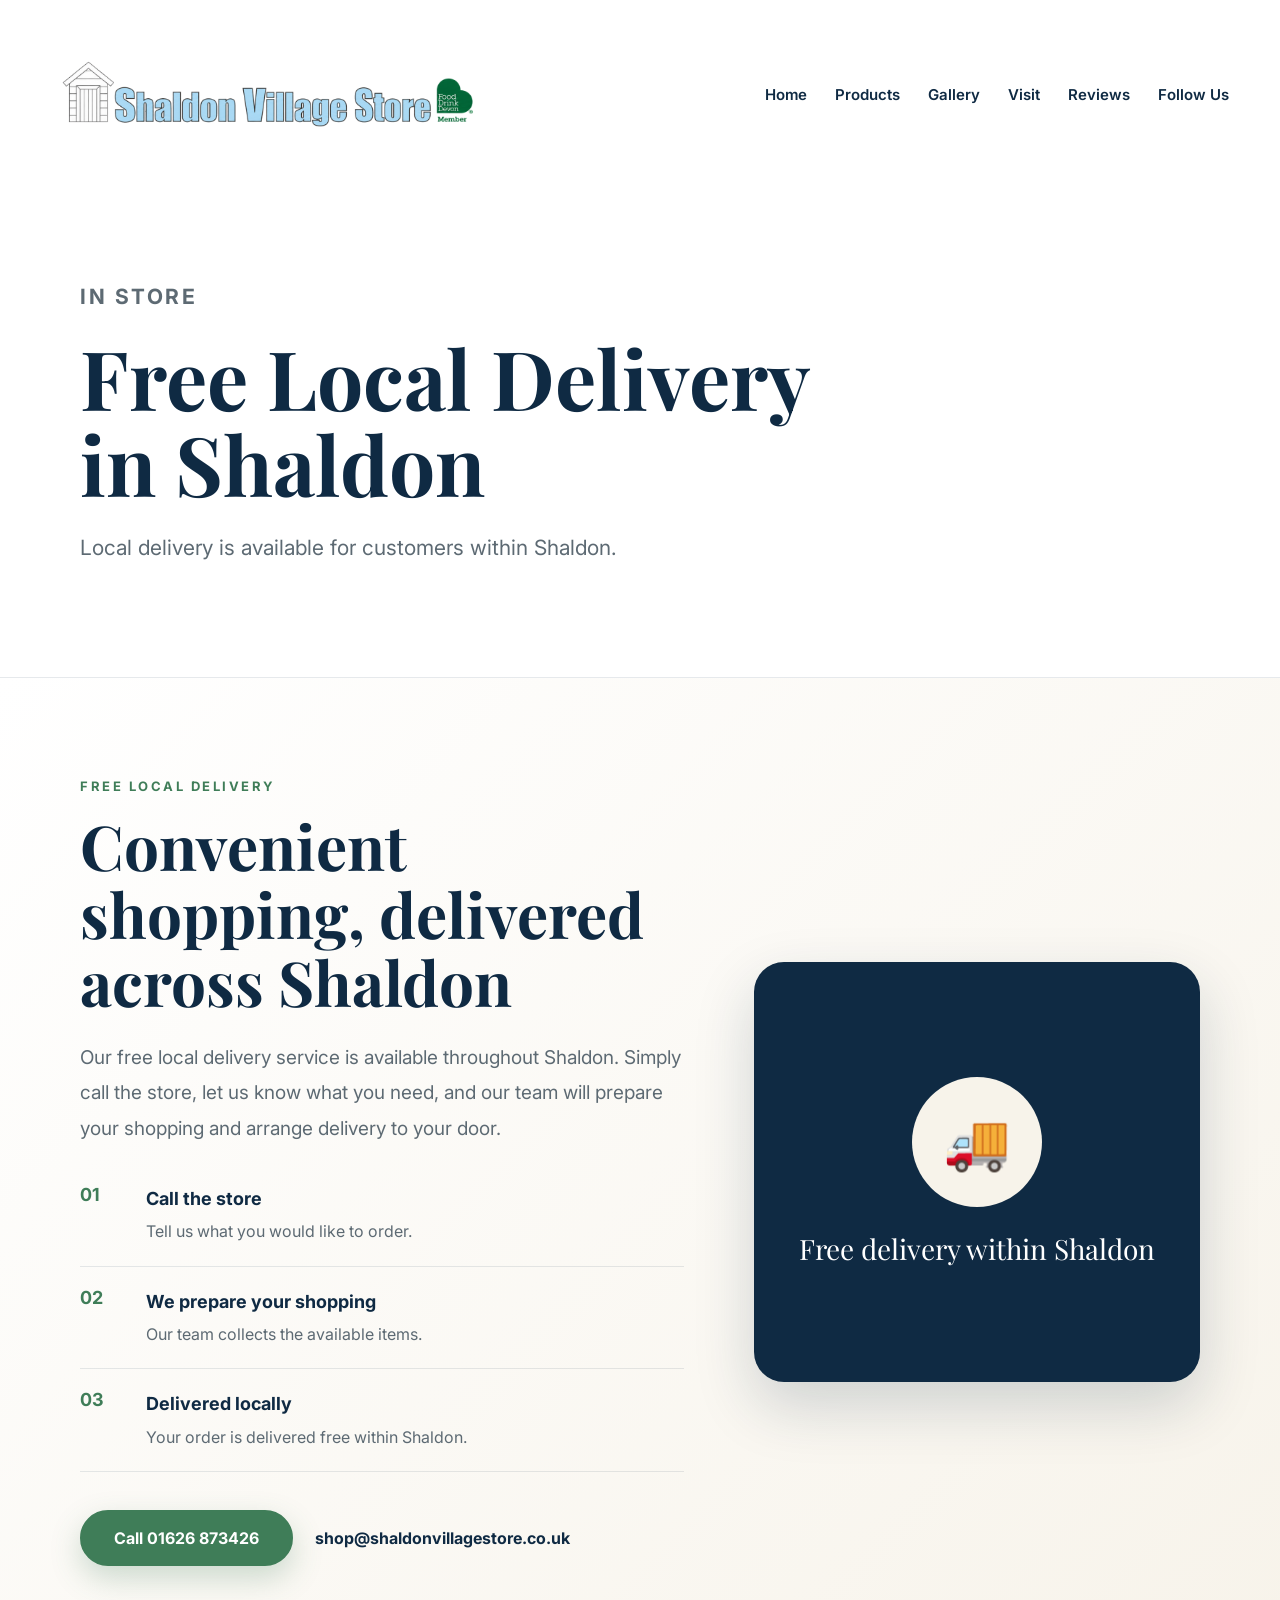
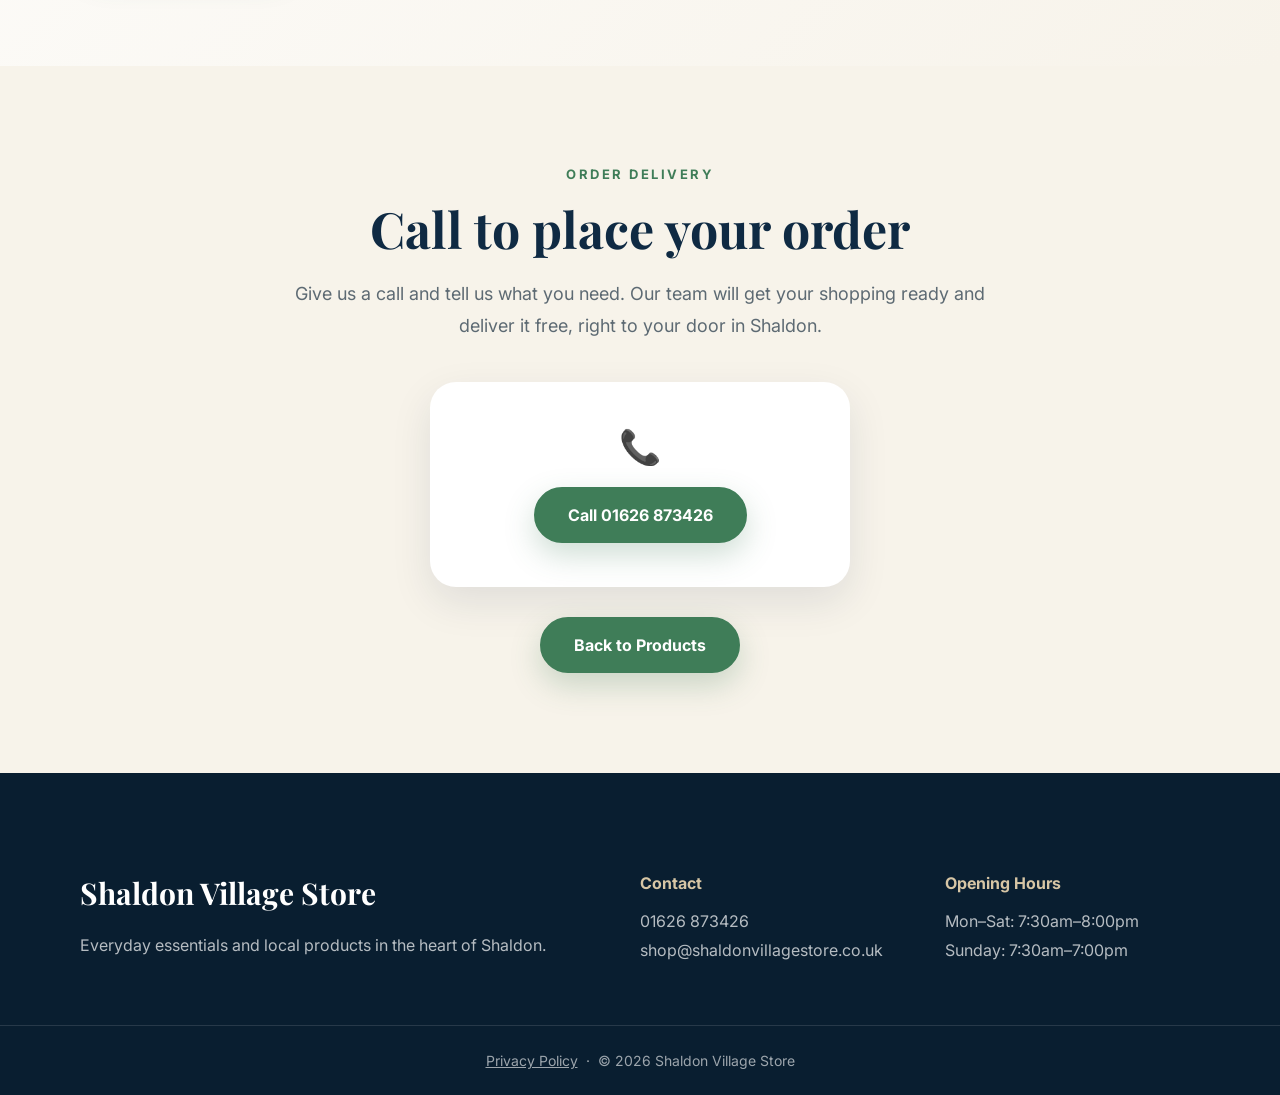
<file: delivery.html>
<!DOCTYPE html>
<html lang="en">
<head>
  <meta charset="UTF-8">
  <meta name="viewport" content="width=device-width, initial-scale=1.0">
  <title>Free Local Delivery | Shaldon Village Store</title>
  <meta name="description" content="Free local delivery within Shaldon from Shaldon Village Store - call 01626 873426 to arrange your order.">
  <meta property="og:type" content="website">
  <meta property="og:title" content="Free Local Delivery | Shaldon Village Store">
  <meta property="og:description" content="Free local delivery within Shaldon from Shaldon Village Store - call 01626 873426 to arrange your order.">
  <meta property="og:url" content="https://oliverrowbury.github.io/Shaldon-Village-Store/delivery.html">
  <meta property="og:image" content="https://oliverrowbury.github.io/Shaldon-Village-Store/logo.png">
  <meta name="twitter:card" content="summary_large_image">
  <meta name="twitter:title" content="Free Local Delivery | Shaldon Village Store">
  <meta name="twitter:description" content="Free local delivery within Shaldon from Shaldon Village Store - call 01626 873426 to arrange your order.">
  <meta name="twitter:image" content="https://oliverrowbury.github.io/Shaldon-Village-Store/logo.png">
  <link rel="icon" type="image/png" href="logo-transparent.png">
  <link rel="stylesheet" href="style.css">
</head>

<body>

<header class="page-header">
  <nav class="navbar">
    <a class="brand" href="index.html">
      <img src="logo-transparent.png" alt="Shaldon Village Store">
    </a>

    <div class="nav-links">
      <a href="index.html">Home</a>
      <a href="index.html#products">Products</a>
      <a href="index.html#gallery">Gallery</a>
      <a href="index.html#visit">Visit</a>
      <a href="index.html#reviews">Reviews</a>
      <a href="index.html#follow">Follow Us</a>
    </div>
  </nav>

  <div class="page-header-content">
    <p class="eyebrow">In store</p>
    <h1>Free Local Delivery in Shaldon</h1>
    <p>Local delivery is available for customers within Shaldon.</p>
  </div>
</header>

<main>

  <section class="delivery-page">
    <div class="container delivery-layout">

      <div class="delivery-copy">
        <p class="section-label">Free local delivery</p>

        <h2>Convenient shopping, delivered across Shaldon</h2>

        <p>
          Our free local delivery service is available throughout Shaldon.
          Simply call the store, let us know what you need, and our team will
          prepare your shopping and arrange delivery to your door.
        </p>
        <div class="delivery-list">
          <div>
            <span>01</span>
            <p><strong>Call the store</strong><br>Tell us what you would like to order.</p>
          </div>

          <div>
            <span>02</span>
            <p><strong>We prepare your shopping</strong><br>Our team collects the available items.</p>
          </div>

          <div>
            <span>03</span>
            <p><strong>Delivered locally</strong><br>Your order is delivered free within Shaldon.</p>
          </div>
        </div>

        <div class="delivery-buttons">
          <a class="button" href="tel:01626873426">Call 01626 873426</a>

          <a class="text-link" href="mailto:shop@shaldonvillagestore.co.uk">
            shop@shaldonvillagestore.co.uk
          </a>
        </div>
      </div>

      <div class="delivery-visual">
        <div class="delivery-circle">🚚</div>
        <p>Free delivery within Shaldon</p>
      </div>

    </div>
  </section>

  <section class="order-section" id="order">
    <div class="container order-container">

      <p class="section-label">Order delivery</p>
      <h2>Call to place your order</h2>
      <p class="order-intro">
        Give us a call and tell us what you need. Our team will get your
        shopping ready and deliver it free, right to your door in Shaldon.
      </p>

      <div class="order-call-card">
        <span class="order-option-icon">📞</span>
        <a class="button" href="tel:01626873426">Call 01626 873426</a>
      </div>

      <a class="button" href="index.html#products" style="margin-top: 30px;">Back to Products</a>

    </div>
  </section>

</main>

<footer class="footer">
  <div class="container footer-grid">
    <div>
      <h3>Shaldon Village Store</h3>
      <p>Everyday essentials and local products in the heart of Shaldon.</p>
    </div>

    <div>
      <h4>Contact</h4>
      <p>
        01626 873426<br>
        shop@shaldonvillagestore.co.uk
      </p>
    </div>

    <div>
      <h4>Opening Hours</h4>
      <p>
        Mon–Sat: 7:30am–8:00pm<br>
        Sunday: 7:30am–7:00pm
      </p>
    </div>
  </div>

  <div class="footer-bottom">
    <p><a href="privacy.html">Privacy Policy</a> &nbsp;·&nbsp; © 2026 Shaldon Village Store</p>
  </div>
</footer>
</body>
</html>
</file>
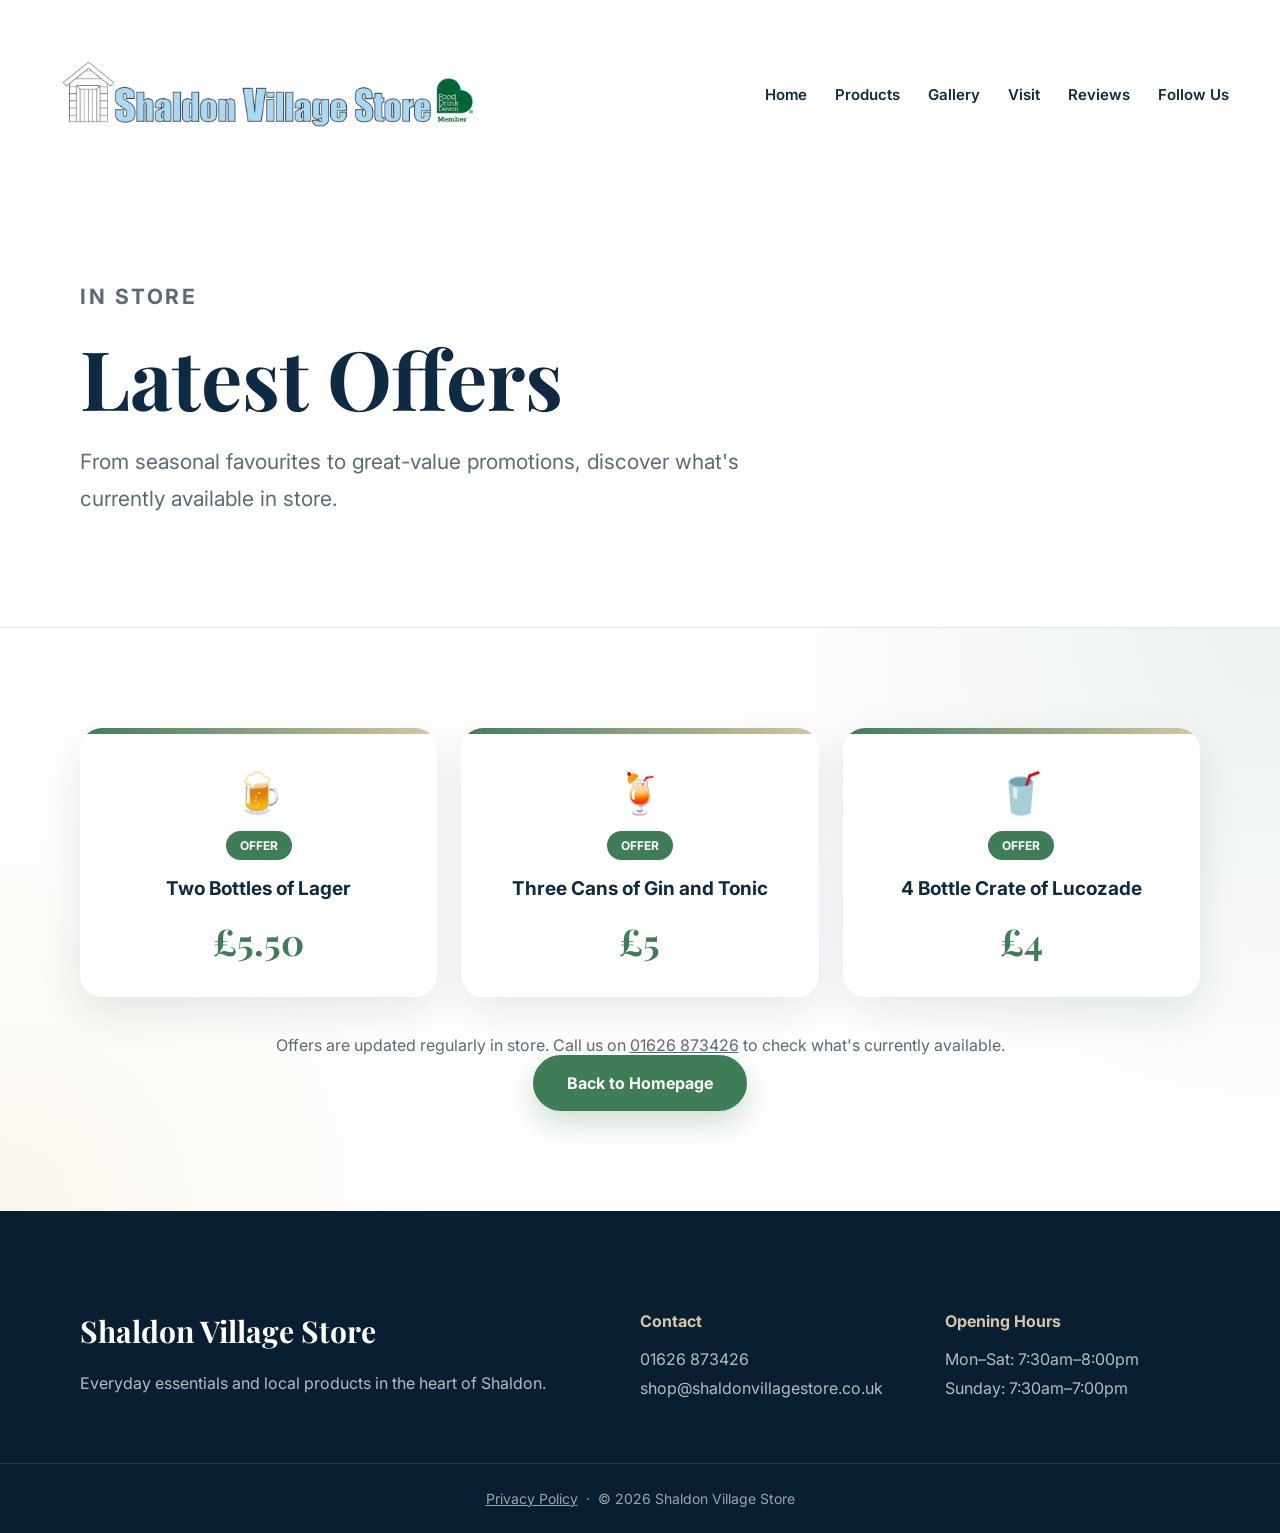
<file: offers.html>
<!DOCTYPE html>
<html lang="en">
<head>
  <meta charset="UTF-8">
  <meta name="viewport" content="width=device-width, initial-scale=1.0">
  <title>Latest Offers | Shaldon Village Store</title>
  <meta name="description" content="See the latest offers and promotions available in store at Shaldon Village Store, 11 Fore Street, Shaldon.">
  <meta property="og:type" content="website">
  <meta property="og:title" content="Latest Offers | Shaldon Village Store">
  <meta property="og:description" content="See the latest offers and promotions available in store at Shaldon Village Store, 11 Fore Street, Shaldon.">
  <meta property="og:url" content="https://oliverrowbury.github.io/Shaldon-Village-Store/offers.html">
  <meta property="og:image" content="https://oliverrowbury.github.io/Shaldon-Village-Store/logo.png">
  <meta name="twitter:card" content="summary_large_image">
  <meta name="twitter:title" content="Latest Offers | Shaldon Village Store">
  <meta name="twitter:description" content="See the latest offers and promotions available in store at Shaldon Village Store, 11 Fore Street, Shaldon.">
  <meta name="twitter:image" content="https://oliverrowbury.github.io/Shaldon-Village-Store/logo.png">
  <link rel="icon" type="image/png" href="logo-transparent.png">
  <link rel="stylesheet" href="style.css">
</head>

<body>

<header class="page-header">
  <nav class="navbar">
    <a class="brand" href="index.html">
      <img src="logo-transparent.png" alt="Shaldon Village Store">
    </a>

    <div class="nav-links">
      <a href="index.html">Home</a>
      <a href="index.html#products">Products</a>
      <a href="index.html#gallery">Gallery</a>
      <a href="index.html#visit">Visit</a>
      <a href="index.html#reviews">Reviews</a>
      <a href="index.html#follow">Follow Us</a>
    </div>
  </nav>

  <div class="page-header-content">
    <p class="eyebrow">In store</p>
    <h1>Latest Offers</h1>
    <p>From seasonal favourites to great-value promotions, discover what's currently available in store.</p>
  </div>
</header>

<main>
  <section class="offers-preview">
    <div class="container">

      <div class="offers-grid">

        <article class="offer-card">
          <span class="offer-icon">🍺</span>
          <span class="offer-badge">OFFER</span>
          <h3>Two Bottles of Lager</h3>
          <p class="offer-price">£5.50</p>
        </article>

        <article class="offer-card">
          <span class="offer-icon">🍹</span>
          <span class="offer-badge">OFFER</span>
          <h3>Three Cans of Gin and Tonic</h3>
          <p class="offer-price">£5</p>
        </article>

        <article class="offer-card">
          <span class="offer-icon">🥤</span>
          <span class="offer-badge">OFFER</span>
          <h3>4 Bottle Crate of Lucozade</h3>
          <p class="offer-price">£4</p>
        </article>

      </div>

      <p class="gallery-note">
        Offers are updated regularly in store. Call us on
        <a href="tel:01626873426">01626 873426</a> to check what's currently available.
      </p>

      <a class="button" href="index.html">Back to Homepage</a>

    </div>
  </section>
</main>

<footer class="footer">
  <div class="container footer-grid">
    <div>
      <h3>Shaldon Village Store</h3>
      <p>Everyday essentials and local products in the heart of Shaldon.</p>
    </div>

    <div>
      <h4>Contact</h4>
      <p>
        01626 873426<br>
        shop@shaldonvillagestore.co.uk
      </p>
    </div>

    <div>
      <h4>Opening Hours</h4>
      <p>
        Mon–Sat: 7:30am–8:00pm<br>
        Sunday: 7:30am–7:00pm
      </p>
    </div>
  </div>

  <div class="footer-bottom">
    <p><a href="privacy.html">Privacy Policy</a> &nbsp;·&nbsp; © 2026 Shaldon Village Store</p>
  </div>
</footer>
</body>
</html>
</file>
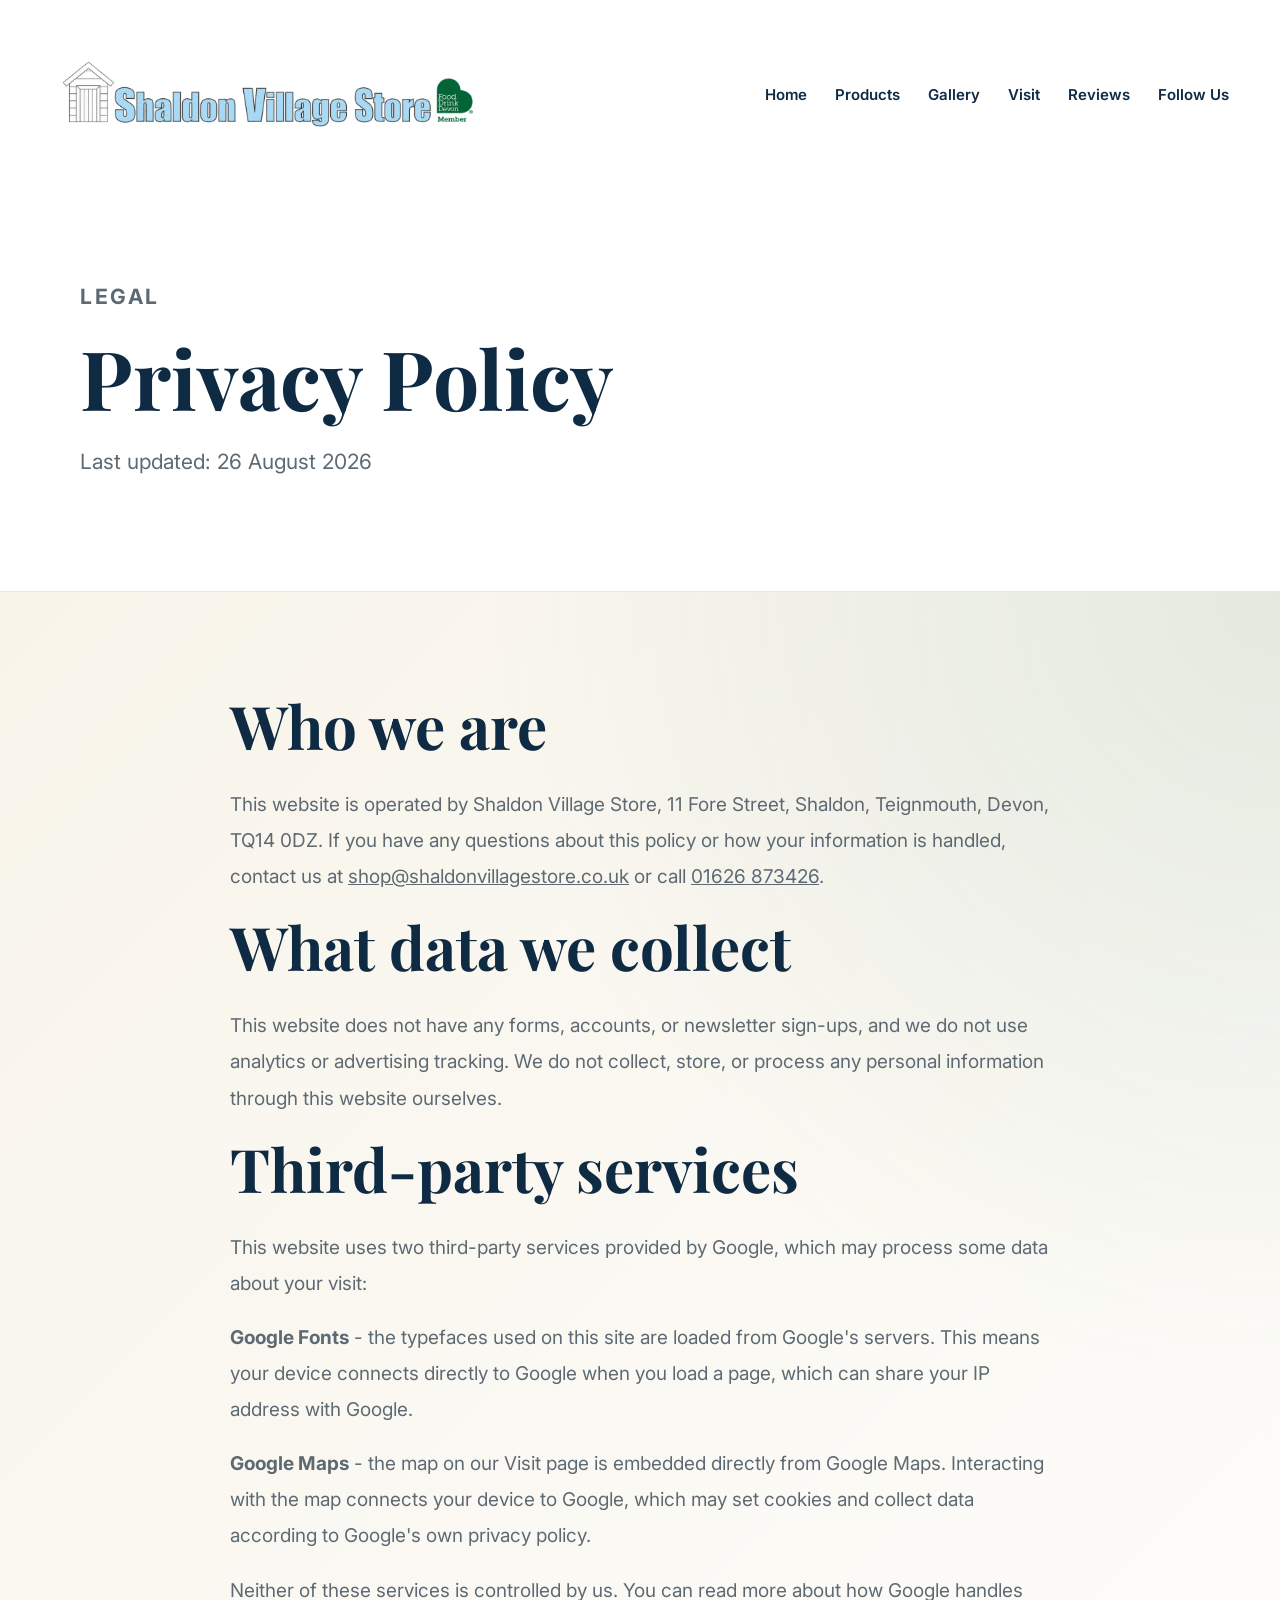
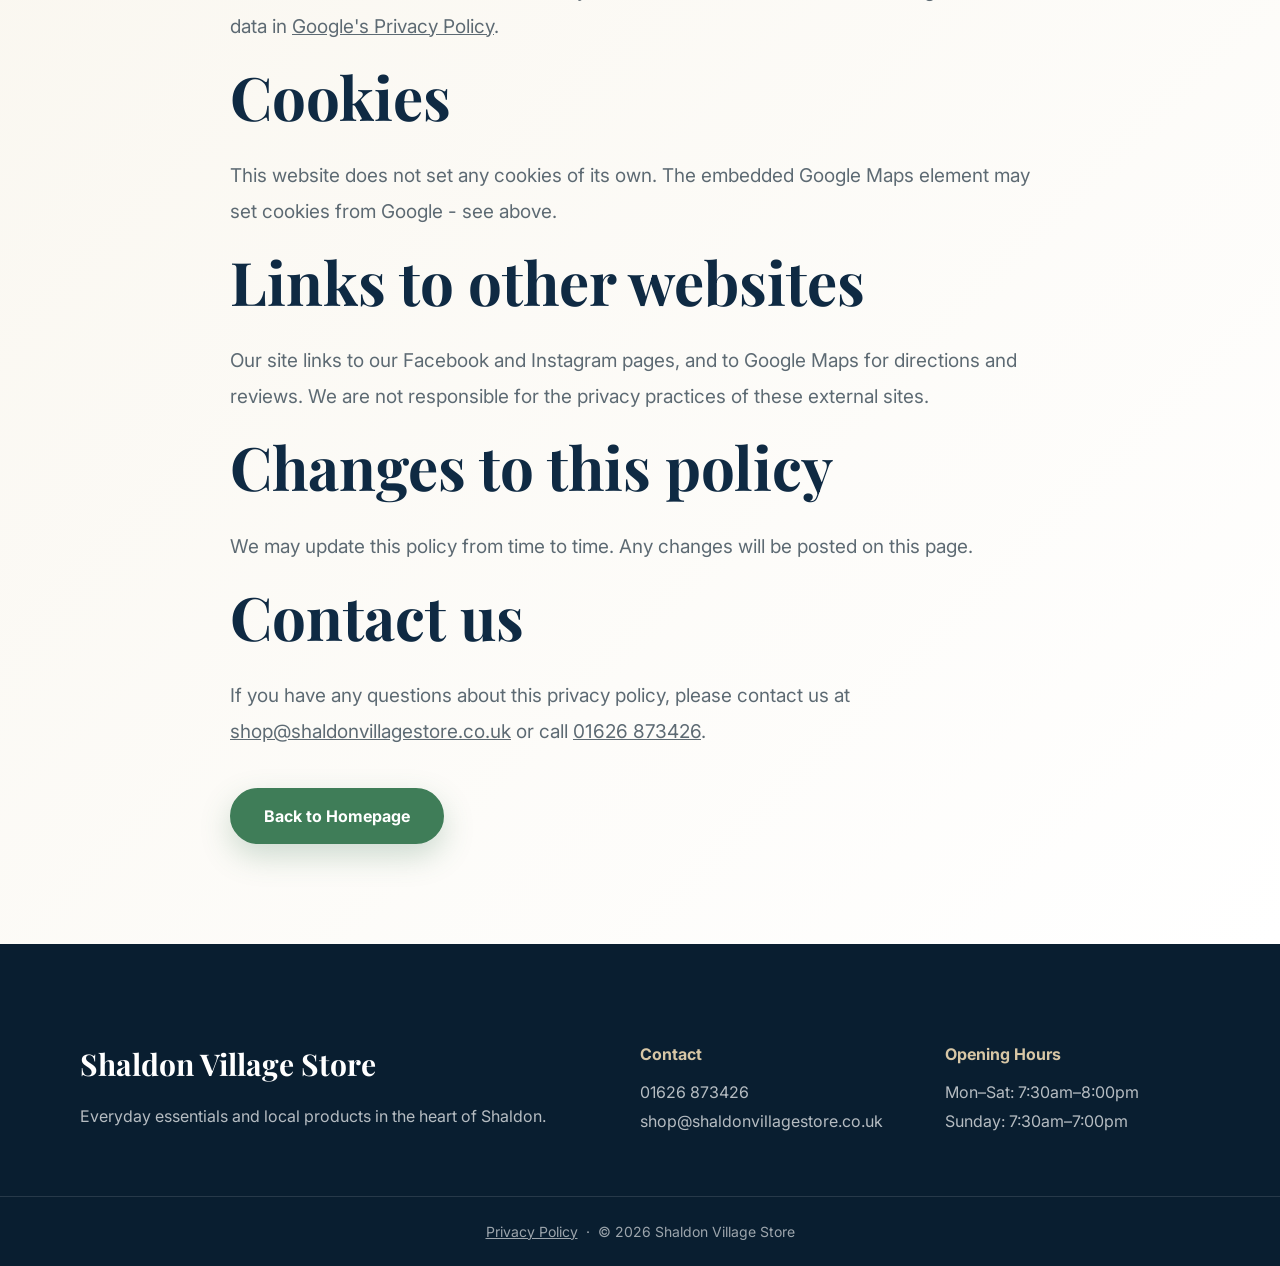
<file: privacy.html>
<!DOCTYPE html>
<html lang="en">
<head>
  <meta charset="UTF-8">
  <meta name="viewport" content="width=device-width, initial-scale=1.0">
  <title>Privacy Policy | Shaldon Village Store</title>
  <meta name="description" content="Privacy policy for the Shaldon Village Store website - what data is collected and how it is used.">
  <link rel="icon" type="image/png" href="logo-transparent.png">
  <link rel="stylesheet" href="style.css">
</head>

<body>

<header class="page-header">
  <nav class="navbar">
    <a class="brand" href="index.html">
      <img src="logo-transparent.png" alt="Shaldon Village Store">
    </a>

    <div class="nav-links">
      <a href="index.html">Home</a>
      <a href="index.html#products">Products</a>
      <a href="index.html#gallery">Gallery</a>
      <a href="index.html#visit">Visit</a>
      <a href="index.html#reviews">Reviews</a>
      <a href="index.html#follow">Follow Us</a>
    </div>
  </nav>

  <div class="page-header-content">
    <p class="eyebrow">Legal</p>
    <h1>Privacy Policy</h1>
    <p>Last updated: 26 August 2026</p>
  </div>
</header>

<main>
  <section class="about">
    <div class="container about-content" style="text-align: left; max-width: 820px;">

      <h2 style="text-align:left;">Who we are</h2>
      <p style="text-align:left;">
        This website is operated by Shaldon Village Store, 11 Fore Street,
        Shaldon, Teignmouth, Devon, TQ14 0DZ. If you have any questions about
        this policy or how your information is handled, contact us at
        <a href="mailto:shop@shaldonvillagestore.co.uk">shop@shaldonvillagestore.co.uk</a>
        or call <a href="tel:01626873426">01626 873426</a>.
      </p>

      <h2 style="text-align:left;">What data we collect</h2>
      <p style="text-align:left;">
        This website does not have any forms, accounts, or newsletter sign-ups,
        and we do not use analytics or advertising tracking. We do not
        collect, store, or process any personal information through this
        website ourselves.
      </p>

      <h2 style="text-align:left;">Third-party services</h2>
      <p style="text-align:left;">
        This website uses two third-party services provided by Google, which
        may process some data about your visit:
      </p>
      <p style="text-align:left;">
        <strong>Google Fonts</strong> - the typefaces used on this site are
        loaded from Google's servers. This means your device connects
        directly to Google when you load a page, which can share your IP
        address with Google.
      </p>
      <p style="text-align:left;">
        <strong>Google Maps</strong> - the map on our Visit page is embedded
        directly from Google Maps. Interacting with the map connects your
        device to Google, which may set cookies and collect data according
        to Google's own privacy policy.
      </p>
      <p style="text-align:left;">
        Neither of these services is controlled by us. You can read more
        about how Google handles data in
        <a href="https://policies.google.com/privacy" target="_blank" rel="noopener noreferrer">Google's Privacy Policy</a>.
      </p>

      <h2 style="text-align:left;">Cookies</h2>
      <p style="text-align:left;">
        This website does not set any cookies of its own. The embedded
        Google Maps element may set cookies from Google - see above.
      </p>

      <h2 style="text-align:left;">Links to other websites</h2>
      <p style="text-align:left;">
        Our site links to our Facebook and Instagram pages, and to Google
        Maps for directions and reviews. We are not responsible for the
        privacy practices of these external sites.
      </p>

      <h2 style="text-align:left;">Changes to this policy</h2>
      <p style="text-align:left;">
        We may update this policy from time to time. Any changes will be
        posted on this page.
      </p>

      <h2 style="text-align:left;">Contact us</h2>
      <p style="text-align:left;">
        If you have any questions about this privacy policy, please contact
        us at <a href="mailto:shop@shaldonvillagestore.co.uk">shop@shaldonvillagestore.co.uk</a>
        or call <a href="tel:01626873426">01626 873426</a>.
      </p>

      <a class="button" href="index.html" style="margin-top: 20px;">Back to Homepage</a>

    </div>
  </section>
</main>

<footer class="footer">
  <div class="container footer-grid">
    <div>
      <h3>Shaldon Village Store</h3>
      <p>Everyday essentials and local products in the heart of Shaldon.</p>
    </div>

    <div>
      <h4>Contact</h4>
      <p>
        01626 873426<br>
        shop@shaldonvillagestore.co.uk
      </p>
    </div>

    <div>
      <h4>Opening Hours</h4>
      <p>
        Mon–Sat: 7:30am–8:00pm<br>
        Sunday: 7:30am–7:00pm
      </p>
    </div>
  </div>

  <div class="footer-bottom">
    <p><a href="privacy.html">Privacy Policy</a> &nbsp;·&nbsp; © 2026 Shaldon Village Store</p>
  </div>
</footer>
</body>
</html>
</file>
<file: style.css>
@import url("https://fonts.googleapis.com/css2?family=Inter:wght@400;500;600;700&family=Playfair+Display:wght@600;700&display=swap");

:root {
  --navy: #0f2a43;
  --dark-navy: #091e30;
  --green: #3f7d58;
  --dark-green: #2f6245;
  --cream: #f7f3ea;
  --sand: #d7c6a5;
  --white: #ffffff;
  --text: #1a2730;
  --muted: #5d6a73;
}

* {
  margin: 0;
  padding: 0;
  box-sizing: border-box;
}

html {
  scroll-behavior: smooth;
}

body {
  font-family: "Inter", sans-serif;
  background: var(--cream);
  color: var(--text);
}

a {
  color: inherit;
}

.container {
  width: min(1120px, 90%);
  margin: 0 auto;
  padding: 100px 0;
}

.hero {
  min-height: 100vh;

  

  background:
    linear-gradient(rgba(7, 27, 43, 0.55), rgba(7, 27, 43, 0.78)),
    url("https://a0.muscache.com/im/pictures/miso/Hosting-15896849/original/481fa9e0-0bb5-4616-9db0-232dbd1ac3dd.jpeg");

  background-size: cover;
  background-position: center;
  background-repeat: no-repeat;
  color: var(--white);
  position: relative;
}

.navbar {
  width: min(1200px, 92%);
  margin: 0 auto;
  padding: 28px 0;
  display: flex;
  align-items: center;
  justify-content: space-between;
  gap: 30px;
}

.brand {
  font-family: "Playfair Display", serif;
  font-size: 29px;
  font-weight: 700;
  color: white;
  text-decoration: none;
}

.nav-links {
  display: flex;
  flex-wrap: wrap;
  justify-content: flex-end;
  gap: 28px;
}

.nav-links a {
  color: white;
  text-decoration: none;
  font-weight: 600;
  font-size: 15px;
  transition: color 0.25s ease;
}

.nav-links a:hover {
  color: var(--sand);
}

.hero-content {
  width: min(1120px, 90%);
  margin: 0 auto;
  padding: 150px 0 180px;
}

.eyebrow,
.section-label {
  color: var(--green);
  font-weight: 700;
  text-transform: uppercase;
  letter-spacing: 2.5px;
  font-size: 13px;
  margin-bottom: 18px;
}

.eyebrow {
  color: var(--sand);
}

.section-label-light {
  color: var(--sand);
}

.hero h1 {
  font-family: "Playfair Display", serif;
  font-size: clamp(50px, 8vw, 88px);
  line-height: 1.04;
  max-width: 920px;
  margin-bottom: 28px;
}

.hero-description {
  max-width: 700px;
  font-size: clamp(18px, 2vw, 22px);
  line-height: 1.7;
  color: rgba(255, 255, 255, 0.9);
}

.hero-buttons,
.visit-buttons {
  display: flex;
  flex-wrap: wrap;
  gap: 15px;
  margin-top: 38px;
}

.button {
  display: inline-block;
  padding: 16px 32px;
  border-radius: 999px;
  background: var(--green);
  color: white;
  text-decoration: none;
  font-weight: 700;
  border: 2px solid var(--green);
  box-shadow: 0 12px 30px rgba(63, 125, 88, 0.25);
  transition:
    transform 0.25s ease,
    background 0.25s ease,
    box-shadow 0.25s ease;
}

.button:hover {
  background: var(--dark-green);
  border-color: var(--dark-green);
  transform: translateY(-3px);
  box-shadow: 0 18px 38px rgba(63, 125, 88, 0.35);
}

.button-outline {
  background: transparent;
  border-color: rgba(255, 255, 255, 0.8);
  box-shadow: none;
}

.button-outline:hover {
  background: white;
  border-color: white;
  color: var(--navy);
}

.button-dark {
  background: var(--navy);
  border-color: var(--navy);
}

.button-dark:hover {
  background: var(--dark-navy);
  border-color: var(--dark-navy);
}

.button-cream {
  background: var(--cream);
  color: var(--navy);
  border-color: var(--cream);
  box-shadow: none;
}

.button-cream:hover {
  background: white;
  border-color: white;
}

.about {
  background:
    radial-gradient(circle at top right, rgba(63, 125, 88, 0.12), transparent 34%),
    linear-gradient(135deg, #f8f4ea, #ffffff);
}

.about-content {
  max-width: 900px;
  text-align: center;
}

.about h2,
.visit h2,
.contact h2 {
  font-family: "Playfair Display", serif;
  color: var(--navy);
  font-size: clamp(40px, 5vw, 60px);
  line-height: 1.12;
  margin-bottom: 28px;
}

.about p:not(.section-label) {
  max-width: 820px;
  margin: 0 auto 18px;
  color: var(--muted);
  font-size: 19px;
  line-height: 1.9;
}

.products {
  background: var(--navy);
  color: white;
}

.products h2,
.why-us h2 {
  font-family: "Playfair Display", serif;
  font-size: clamp(40px, 5vw, 58px);
  margin-bottom: 50px;
}

.cards {
  display: grid;
  grid-template-columns: repeat(3, 1fr);
  gap: 24px;
}

.card {
  background: rgba(255, 255, 255, 0.08);
  border: 1px solid rgba(255, 255, 255, 0.14);
  border-radius: 24px;
  padding: 34px;
  transition:
    transform 0.3s ease,
    background 0.3s ease;
}

.card:hover {
  transform: translateY(-8px);
  background: rgba(255, 255, 255, 0.13);
}

.card-icon {
  display: block;
  font-size: 38px;
  margin-bottom: 20px;
}

.card h3 {
  font-size: 22px;
  margin-bottom: 13px;
}

.card p {
  color: rgba(255, 255, 255, 0.75);
  line-height: 1.7;
}

.why-us {
  background:
    linear-gradient(rgba(10, 32, 50, 0.94), rgba(10, 32, 50, 0.94)),
    url("https://encrypted-tbn0.gstatic.com/images?q=tbn:ANd9GcRpd9HX6FQyEJAFScW2egEz916xn-OA_KV-1dq0p3o_AQ&s=10");

  background-size: cover;
  background-position: center;
  color: white;
}

.why-us .section-label,
.why-us h2 {
  text-align: center;
}

.why-grid {
  display: grid;
  grid-template-columns: repeat(4, 1fr);
  gap: 22px;
}

.why-card {
  padding: 30px 24px;
  background: rgba(255, 255, 255, 0.08);
  border: 1px solid rgba(255, 255, 255, 0.14);
  border-radius: 22px;
  text-align: center;
}

.why-card span {
  display: block;
  font-size: 37px;
  margin-bottom: 17px;
}

.why-card h3 {
  font-size: 20px;
  margin-bottom: 12px;
}

.why-card p {
  color: rgba(255, 255, 255, 0.74);
  line-height: 1.7;
}

.gallery {
  background: var(--cream);
}

.gallery .section-label,
.gallery h2 {
  text-align: center;
}

.gallery h2,
.reviews h2 {
  font-family: "Playfair Display", serif;
  font-size: clamp(40px, 5vw, 58px);
  color: var(--navy);
  margin-bottom: 48px;
}

.gallery-grid {
  display: grid;
  grid-template-columns: 2fr 1fr 1fr;
  grid-auto-rows: 280px;
  gap: 18px;
}

.gallery-item {
  border-radius: 22px;
  background-color: var(--sand);
  background-image: linear-gradient(rgba(15, 42, 67, 0.08), rgba(15, 42, 67, 0.08));
  background-size: cover;
  background-position: center;
  box-shadow: 0 15px 40px rgba(15, 42, 67, 0.14);
  transition: transform 0.3s ease;
}

.gallery-item:hover {
  transform: scale(1.02);
}

.gallery-large {
  grid-row: span 2;
}

.gallery-note {
  text-align: center;
  color: var(--muted);
  margin-top: 24px;
}

.visit {
  background: white;
}

.visit-grid {
  display: grid;
  grid-template-columns: 1fr 1fr;
  gap: 60px;
  align-items: center;
}

.visit-intro {
  color: var(--muted);
  font-size: 19px;
  line-height: 1.8;
}

.details {
  display: grid;
  gap: 22px;
  margin: 32px 0;
}

.detail {
  display: flex;
  flex-direction: column;
  gap: 7px;
}

.detail strong {
  color: var(--navy);
  font-size: 17px;
}

.detail span,
.detail a {
  color: var(--muted);
  line-height: 1.7;
  text-decoration: none;
}

.detail a:hover {
  color: var(--green);
}

.map-card {
  background: var(--cream);
  padding: 16px;
  border-radius: 26px;
  box-shadow: 0 20px 55px rgba(15, 42, 67, 0.14);
}

.google-map {
  width: 100%;
  height: 440px;
  display: block;
  border: 0;
  border-radius: 18px;
}

.map-placeholder {
  width: 100%;
  height: 440px;
  border-radius: 18px;
  background: linear-gradient(135deg, var(--navy), var(--dark-navy));
  color: white;
  display: flex;
  flex-direction: column;
  align-items: center;
  justify-content: center;
  text-align: center;
  padding: 40px;
}

.map-placeholder-icon {
  font-size: 44px;
  margin-bottom: 14px;
}

.map-placeholder-title {
  font-weight: 700;
  font-size: 19px;
  margin-bottom: 22px;
}

.map-placeholder-note {
  max-width: 320px;
  margin-top: 20px;
  color: rgba(255, 255, 255, 0.7);
  font-size: 13px;
  line-height: 1.6;
}

.map-placeholder-note a {
  color: var(--sand);
  font-weight: 600;
}

.reviews {
  background: var(--cream);
}

.reviews .section-label,
.reviews h2 {
  text-align: center;
}

.review-summary-card {
  max-width: 480px;
  margin: 0 auto;
  text-align: center;
  background: white;
  border-radius: 26px;
  padding: 44px 40px;
  box-shadow: 0 15px 40px rgba(15, 42, 67, 0.1);
}

.review-summary {
  color: var(--navy);
  font-size: 20px;
  font-weight: 700;
  margin-bottom: 10px;
}

.rating-star {
  color: #c89b3c;
  font-size: 22px;
}

.review-summary-note {
  color: var(--muted);
  margin-bottom: 28px;
}

.contact {
  background: var(--green);
  color: white;
}

.contact-box {
  display: flex;
  align-items: center;
  justify-content: space-between;
  gap: 40px;
}

.contact h2 {
  color: white;
  margin-bottom: 16px;
}

.contact p:not(.section-label) {
  color: rgba(255, 255, 255, 0.8);
  font-size: 18px;
}

.footer {
  background: var(--dark-navy);
  color: white;
}

.footer-grid {
  display: grid;
  grid-template-columns: 2fr 1fr 1fr;
  gap: 50px;
  padding-bottom: 60px;
}

.footer h3 {
  font-family: "Playfair Display", serif;
  font-size: 30px;
  margin-bottom: 18px;
}

.footer h4 {
  color: var(--sand);
  margin-bottom: 14px;
}

.footer p {
  color: rgba(255, 255, 255, 0.7);
  line-height: 1.8;
}

.footer-about p {
  max-width: 480px;
}

.footer-bottom {
  padding: 22px;
  border-top: 1px solid rgba(255, 255, 255, 0.12);
  text-align: center;
}

.footer-bottom p {
  color: rgba(255, 255, 255, 0.6);
  font-size: 14px;
}

@media (max-width: 900px) {
  .cards {
    grid-template-columns: repeat(2, 1fr);
  }

  .why-grid {
    grid-template-columns: repeat(2, 1fr);
  }

  .visit-grid {
    grid-template-columns: 1fr;
  }

  .contact-box {
    align-items: flex-start;
    flex-direction: column;
  }
}

@media (max-width: 700px) {
  .container {
    padding: 75px 0;
  }

  .navbar {
    flex-direction: column;
    align-items: flex-start;
  }

  .nav-links {
    gap: 14px 20px;
  }

  .hero-content {
    padding: 90px 0 120px;
  }

  .cards,
  .why-grid,
  .footer-grid {
    grid-template-columns: 1fr;
  }

  .gallery-grid {
    grid-template-columns: 1fr 1fr;
  }

  .gallery-large {
    grid-column: span 2;
    grid-row: span 1;
  }

  .google-map,
  .map-placeholder {
    height: 330px;
  }
}

@media (max-width: 500px) {
  .brand {
    font-size: 25px;
  }

  .nav-links {
    display: grid;
    grid-template-columns: repeat(3, auto);
  }

  .hero h1 {
    font-size: 47px;
  }

  .gallery-grid {
    grid-template-columns: 1fr;
  }

  .gallery-large {
    grid-column: span 1;
  }

  .button {
    width: 100%;
    text-align: center;
  }
}
.gallery1{
background-image:url("https://encrypted-tbn0.gstatic.com/images?q=tbn:ANd9GcQ1z9wKm41siRUlB8GadtYXLiYYJ4rwzWHa8-3PAh-aPw&s=10");
}

.gallery2{
background-image:url("https://encrypted-tbn0.gstatic.com/images?q=tbn:ANd9GcTgDScJD5VvmJB4CFWqysi36TnEoy09sKO1I_ZKAC7P_Q&s=10");
}

.gallery3{
background-image:url("https://encrypted-tbn0.gstatic.com/images?q=tbn:ANd9GcTqBOrtqPKL4DPf0JVXuBx43WzXBc3k0Dxzs3TgpEv-oA&s=10");
}

.gallery4{
background-image:url("https://encrypted-tbn0.gstatic.com/images?q=tbn:ANd9GcTr2ssI7VcSwjGC9SCnliLYhxQFPkzbyTafJJ1_A2umBQ&s=10");
}

.gallery5{
background-image:url("https://encrypted-tbn0.gstatic.com/images?q=tbn:ANd9GcRXzJzx1YqsvrY0czb9lejxkW3FWWA5dBukKDTP_4VqqA&s=10");
}
.instore{

background:white;

}

.instore h2{

text-align:center;

font-family:"Playfair Display",serif;

font-size:54px;

color:#0f2a43;

margin-bottom:20px;

}

.instore-text{

max-width:750px;

margin:auto;

text-align:center;

color:#66727a;

font-size:19px;

line-height:1.8;

margin-bottom:55px;

}

.instore-grid{

display:grid;

grid-template-columns:repeat(2,1fr);

gap:25px;

}

.instore-item{

height:380px;

border-radius:22px;

overflow:hidden;

background-size:cover;

background-position:center;

position:relative;

transition:.35s;

cursor:pointer;

}

.instore-item:hover{

transform:scale(1.03);

}

.overlay{

position:absolute;

bottom:0;

left:0;

right:0;

padding:30px;

background:linear-gradient(transparent,rgba(0,0,0,.75));

}

.overlay h3{

color:white;

font-size:28px;

font-family:"Playfair Display",serif;

}
.meats{
background-image:url("meat-1.jpeg");
}

.produce{

background-image:url("fruit-veg-1.jpeg");

}

.drinks{

background-image:url("drinks-fridge.jpeg");

}

.essentials{

background-image:url("essentials-1.jpeg");

}
.storefront {
  background: white;
}

.storefront-grid {
  display: grid;
  grid-template-columns: 1.15fr 0.85fr;
  gap: 60px;
  align-items: center;
}

.storefront-photo {
  min-height: 520px;
  border-radius: 28px;
  background-image: url("storefront.jpg");
  background-size: cover;
  background-position: center;
  box-shadow: 0 24px 60px rgba(15, 42, 67, 0.16);
}

.storefront-text h2 {
  font-family: "Playfair Display", serif;
  color: var(--navy);
  font-size: clamp(40px, 5vw, 58px);
  line-height: 1.12;
  margin-bottom: 24px;
}

.storefront-text p:not(.section-label) {
  color: var(--muted);
  font-size: 19px;
  line-height: 1.85;
}

.storefront-text .button {
  margin-top: 30px;
}

@media (max-width: 850px) {
  .storefront-grid {
    grid-template-columns: 1fr;
  }

  .storefront-photo {
    min-height: 380px;
  }
}
/* Smooth section animations */

.reveal {
  opacity: 0;
  transform: translateY(35px);
  transition:
    opacity 0.8s ease,
    transform 0.8s ease;
}

.reveal.visible {
  opacity: 1;
  transform: translateY(0);
}

/* Cleaner image and card hover effects */

.card,
.why-card,
.review-summary-card,
.gallery-item,
.instore-item,
.storefront-photo,
.map-card {
  transition:
    transform 0.3s ease,
    box-shadow 0.3s ease;
}

.card:hover,
.why-card:hover,
.review-summary-card:hover,
.gallery-item:hover,
.instore-item:hover {
  transform: translateY(-7px);
  box-shadow: 0 20px 45px rgba(15, 42, 67, 0.18);
}

.brand img {
  display: block;
  width: clamp(320px, 34vw, 560px);
  height: auto;
  max-width: none;
}
.navbar {
  display: flex;
  align-items: center;
  justify-content: space-between;
  gap: 40px;
}
@media (max-width: 700px) {
  .brand img {
    width: min(390px, 90vw);
  }
  .hero .brand {
    display: inline-flex;
    align-items: center;
    justify-content: center;
    background: #ffffff;
    padding: 10px 18px;
    border-radius: 18px;
    box-shadow: 0 8px 25px rgba(0,0,0,0.12);
}
}
.card-link {
  color: inherit;
  text-decoration: none;
  display: block;
}

.card-arrow {
  display: inline-block;
  margin-top: 20px;
  color: var(--sand);
  font-weight: 700;
  transition: transform 0.25s ease;
}

.card-link:hover .card-arrow {
  transform: translateX(5px);
}
/* Separate product page header */

.page-header {
  background: #ffffff;
  color: var(--navy);
  border-bottom: 1px solid rgba(15, 42, 67, 0.1);
}

.page-header .navbar {
  width: min(1200px, 92%);
  margin: 0 auto;
  padding: 22px 0;
}

.page-header .nav-links a {
  color: var(--navy);
}

.page-header .nav-links a:hover {
  color: var(--green);
}

.page-header-content {
  width: min(1120px, 90%);
  margin: 0 auto;
  padding: 90px 0 110px;
}

.page-header-content .section-label {
  display: block;
  margin-bottom: 18px;
}

.page-header-content h1 {
  font-family: "Playfair Display", serif;
  font-size: clamp(52px, 7vw, 82px);
  line-height: 1.05;
  color: var(--navy);
  max-width: 800px;
  margin-bottom: 24px;
}

.page-header-content p {
  max-width: 680px;
  font-size: 21px;
  line-height: 1.75;
  color: var(--muted);
}

@media (max-width: 700px) {
  .page-header .navbar {
    align-items: flex-start;
  }

  .page-header-content {
    padding: 65px 0 80px;
  }

  .page-header-content h1 {
    font-size: 48px;
  }

  .page-header-content p {
    font-size: 18px;
  }
}
/* Featured product image */

.featured-image{
    background:#ffffff;
    padding:30px 0 70px;
}

.featured-image img{
    width:100%;
    max-width:1100px;
    display:block;
    margin:auto;
    border-radius:24px;
    object-fit:cover;
    box-shadow:0 20px 45px rgba(0,0,0,.18);
}
/* Delivery page layout */

.delivery-page {
  background: linear-gradient(135deg, #ffffff 0%, #f7f3ea 100%);
}

.delivery-layout {
  display: grid;
  grid-template-columns: 1.15fr 0.85fr;
  gap: 70px;
  align-items: center;
}

.delivery-copy h2 {
  font-family: "Playfair Display", serif;
  color: var(--navy);
  font-size: clamp(42px, 5vw, 62px);
  line-height: 1.1;
  margin-bottom: 24px;
}

.delivery-copy > p:not(.section-label) {
  color: var(--muted);
  font-size: 19px;
  line-height: 1.85;
  max-width: 720px;
}

.delivery-list {
  display: grid;
  gap: 20px;
  margin: 38px 0;
}

.delivery-list > div {
  display: grid;
  grid-template-columns: 48px 1fr;
  gap: 18px;
  align-items: start;
  padding-bottom: 20px;
  border-bottom: 1px solid rgba(15, 42, 67, 0.1);
}

.delivery-list span {
  color: var(--green);
  font-weight: 700;
  font-size: 18px;
}

.delivery-list p {
  color: var(--muted);
  line-height: 1.7;
}

.delivery-list strong {
  display: inline-block;
  color: var(--navy);
  font-size: 18px;
  margin-bottom: 4px;
}

.delivery-buttons {
  display: flex;
  flex-wrap: wrap;
  gap: 22px;
  align-items: center;
}

.text-link {
  color: var(--navy);
  font-weight: 700;
  text-decoration: none;
}

.text-link:hover {
  color: var(--green);
}

.delivery-visual {
  min-height: 420px;
  border-radius: 30px;
  background: var(--navy);
  display: grid;
  place-content: center;
  text-align: center;
  padding: 40px;
  box-shadow: 0 24px 60px rgba(15, 42, 67, 0.18);
}

.delivery-circle {
  width: 130px;
  height: 130px;
  margin: 0 auto 24px;
  border-radius: 50%;
  background: var(--cream);
  display: grid;
  place-content: center;
  font-size: 54px;
}

.delivery-visual p {
  color: white;
  font-family: "Playfair Display", serif;
  font-size: 28px;
  line-height: 1.3;
}

@media (max-width: 850px) {
  .delivery-layout {
    grid-template-columns: 1fr;
  }

  .delivery-visual {
    min-height: 300px;
  }
}

/* FAQ section */

.faq {
  background:
    linear-gradient(135deg, #ffffff 0%, #f7f3ea 100%);
}

.faq-container {
  max-width: 900px;
}

.faq .section-label,
.faq h2 {
  text-align: center;
}

.faq h2 {
  font-family: "Playfair Display", serif;
  color: var(--navy);
  font-size: clamp(40px, 5vw, 58px);
  line-height: 1.12;
  margin-bottom: 45px;
}

.faq-list {
  display: grid;
  gap: 16px;
}

.faq-item {
  background: #ffffff;
  border: 1px solid rgba(15, 42, 67, 0.1);
  border-radius: 18px;
  padding: 0 24px;
  box-shadow: 0 10px 30px rgba(15, 42, 67, 0.07);
}

.faq-item summary {
  padding: 22px 0;
  color: var(--navy);
  font-size: 18px;
  font-weight: 700;
  cursor: pointer;
  list-style: none;
}

.faq-item summary::-webkit-details-marker {
  display: none;
}

.faq-item summary::after {
  content: "+";
  float: right;
  color: var(--green);
  font-size: 24px;
  line-height: 1;
}

.faq-item[open] summary::after {
  content: "−";
}

.faq-item p {
  padding: 0 0 22px;
  color: var(--muted);
  line-height: 1.8;
}

.faq-item a {
  color: var(--green);
  font-weight: 600;
}
/* Latest offers preview */

.offers-preview {
  background:
    radial-gradient(circle at top right, rgba(63, 125, 88, 0.1), transparent 40%),
    radial-gradient(circle at bottom left, rgba(200, 155, 60, 0.08), transparent 35%),
    #ffffff;
}

.offers-preview .section-label,
.offers-preview h2,
.offers-intro {
  text-align: center;
}

.offers-preview h2 {
  font-family: "Playfair Display", serif;
  color: var(--navy);
  font-size: clamp(40px, 5vw, 58px);
  margin-bottom: 18px;
}

.offers-intro {
  max-width: 720px;
  margin: 0 auto 45px;
  color: var(--muted);
  font-size: 18px;
  line-height: 1.8;
}

.offers-grid {
  display: grid;
  grid-template-columns: repeat(3, 1fr);
  gap: 24px;
  margin-bottom: 38px;
}

.offer-card {
  position: relative;
  background: #ffffff;
  border-radius: 22px;
  padding: 40px 32px 32px;
  box-shadow: 0 15px 40px rgba(15, 42, 67, 0.1);
  text-align: center;
  overflow: hidden;
  transition:
    transform 0.3s ease,
    box-shadow 0.3s ease;
}

.offer-card::before {
  content: "";
  position: absolute;
  top: 0;
  left: 0;
  right: 0;
  height: 6px;
  background: linear-gradient(90deg, var(--green), var(--sand));
}

.offer-card:hover {
  transform: translateY(-8px);
  box-shadow: 0 20px 45px rgba(15, 42, 67, 0.18);
}

.offer-icon {
  display: block;
  font-size: 40px;
  margin-bottom: 14px;
}

.offer-badge {
  display: inline-block;
  background: var(--green);
  color: white;
  padding: 7px 14px;
  border-radius: 999px;
  font-size: 12px;
  font-weight: 700;
  margin-bottom: 16px;
}

.offer-card h3 {
  color: var(--navy);
  font-size: 19px;
  margin-bottom: 14px;
  line-height: 1.4;
}

.offer-price {
  font-family: "Playfair Display", serif;
  color: var(--green);
  font-size: 36px;
  font-weight: 700;
}

.offers-preview .button {
  display: block;
  width: fit-content;
  margin: 0 auto;
}

@media (max-width: 800px) {
  .offers-grid {
    grid-template-columns: 1fr;
  }
}
/* Social media buttons */

.social-links {
  display: flex;
  flex-wrap: wrap;
  gap: 16px;
  margin-top: 26px;
}

.social-links a {
  display: inline-flex;
  align-items: center;
  gap: 10px;
  padding: 13px 22px;
  border: 1px solid rgba(15, 42, 67, 0.12);
  border-radius: 999px;
  background: #ffffff;
  color: var(--navy);
  text-decoration: none;
  font-weight: 700;
  box-shadow: 0 10px 28px rgba(15, 42, 67, 0.08);
  transition:
    transform 0.25s ease,
    background 0.25s ease,
    color 0.25s ease,
    box-shadow 0.25s ease;
}

.social-links svg {
  width: 20px;
  height: 20px;
  fill: currentColor;
  flex-shrink: 0;
}

.social-links a:hover {
  background: var(--green);
  color: #ffffff;
  transform: translateY(-3px);
  box-shadow: 0 16px 34px rgba(63, 125, 88, 0.22);
}
/* Fix Visit section buttons */

.visit-buttons {
  display: flex;
  flex-wrap: wrap;
  gap: 16px;
  margin-top: 32px;
}

.visit-buttons .button {
  color: #ffffff !important;
  min-width: 185px;
  text-align: center;
}

.visit-buttons .button:hover {
  color: #ffffff !important;
}

.visit-buttons .button-dark {
  background: var(--navy);
  border-color: var(--navy);
  color: #ffffff !important;
}

.visit-buttons .button-dark:hover {
  background: var(--dark-navy);
  border-color: var(--dark-navy);
}
.products .card {
  min-height: 250px;
  display: flex;
  flex-direction: column;
}

.products .card p {
  flex-grow: 1;
}

@media (max-width: 900px) {
  .cards {
    grid-template-columns: repeat(2, 1fr);
  }
}

@media (max-width: 600px) {
  .cards {
    grid-template-columns: 1fr;
  }
}

/* Clickable product photos */

/* Full-screen product photo viewer */

.product-photo-grid img {
  cursor: zoom-in;
}

.lightbox {
  position: fixed;
  inset: 0;
  z-index: 9999;
  display: none;
  background: rgba(4, 12, 20, 0.96);
  overflow: hidden;
}

.lightbox.open {
  display: block;
}

.lightbox-stage {
  position: absolute;
  inset: 0;
  display: flex;
  align-items: center;
  justify-content: center;
  overflow: auto;
  padding: 90px 70px 70px;
}

.lightbox-image {
  display: block;
  max-width: 90vw;
  max-height: 82vh;
  width: auto;
  height: auto;
  object-fit: contain;
  border-radius: 12px;
  box-shadow: 0 24px 70px rgba(0, 0, 0, 0.55);
  transform-origin: center center;
  transition: transform 0.18s ease;
  cursor: zoom-in;
}

.lightbox-controls {
  position: fixed;
  top: 20px;
  right: 20px;
  z-index: 10001;
  display: flex;
  gap: 10px;
}

.lightbox-button {
  width: 48px;
  height: 48px;
  border: 1px solid rgba(255, 255, 255, 0.22);
  border-radius: 50%;
  background: rgba(255, 255, 255, 0.14);
  color: #ffffff;
  font-size: 25px;
  font-weight: 700;
  line-height: 1;
  cursor: pointer;
}

.lightbox-button:hover {
  background: rgba(255, 255, 255, 0.28);
}

.lightbox-close {
  font-size: 32px;
}

@media (max-width: 650px) {
  .lightbox-stage {
    padding: 85px 12px 40px;
  }

  .lightbox-image {
    max-width: 96vw;
    max-height: 80vh;
  }

  .lightbox-controls {
    top: 14px;
    right: 14px;
  }

  .lightbox-button {
    width: 44px;
    height: 44px;
  }
}
/* Product galleries — assigned grids with equal portrait photos */

.product-photo-grid {
  display: grid;
  justify-content: center;
  gap: 22px;
  width: 100%;
  margin: 42px auto;
}

/* Three-column galleries */

.gallery-3x2,
.gallery-3x3 {
  grid-template-columns: repeat(3, 320px);
}

/* Two-column galleries */

.gallery-2x1,
.gallery-2x2 {
  grid-template-columns: repeat(2, 320px);
}

/* Every product photo is the same size */

.product-photo-grid img {
  display: block;
  width: 320px;
  height: 427px;
  object-fit: cover;
  object-position: center;
  border-radius: 18px;
  box-shadow: 0 12px 30px rgba(15, 42, 67, 0.14);
  cursor: zoom-in;
  transition:
    transform 0.25s ease,
    box-shadow 0.25s ease;
}

.product-photo-grid img:hover {
  transform: translateY(-4px);
  box-shadow: 0 18px 38px rgba(15, 42, 67, 0.2);
}

/* Tablet */

@media (max-width: 850px) {
  .gallery-3x2,
  .gallery-3x3,
  .gallery-2x1,
  .gallery-2x2 {
    grid-template-columns: repeat(2, 270px);
  }

  .product-photo-grid img {
    width: 270px;
    height: 360px;
  }
}

/* Phone */

@media (max-width: 520px) {
  .gallery-3x2,
  .gallery-3x3,
  .gallery-2x1,
  .gallery-2x2 {
    grid-template-columns: 300px;
  }

  .product-photo-grid img {
    width: 300px;
    height: 400px;
  }
}

/* Order / delivery call section */

.order-section {
  background: var(--cream);
}

.order-container {
  text-align: center;
}

.order-container h2 {
  font-family: "Playfair Display", serif;
  color: var(--navy);
  font-size: clamp(36px, 5vw, 50px);
  line-height: 1.15;
  margin-bottom: 20px;
}

.order-intro {
  max-width: 700px;
  margin: 0 auto 40px;
  color: var(--muted);
  font-size: 18px;
  line-height: 1.8;
}

.order-call-card {
  max-width: 420px;
  margin: 0 auto;
  background: #ffffff;
  border-radius: 26px;
  padding: 44px 40px;
  box-shadow: 0 15px 40px rgba(15, 42, 67, 0.1);
}

.order-option-icon {
  display: block;
  font-size: 34px;
  margin-bottom: 20px;
}

/* Social feed section */

.social-feed {
  background:
    radial-gradient(circle at top left, rgba(63, 125, 88, 0.1), transparent 35%),
    radial-gradient(circle at bottom right, rgba(15, 42, 67, 0.08), transparent 40%),
    var(--cream);
}

.social-feed .section-label,
.social-feed h2 {
  text-align: center;
}

.social-feed h2 {
  font-family: "Playfair Display", serif;
  color: var(--navy);
  font-size: clamp(36px, 5vw, 50px);
  margin-bottom: 18px;
}

.social-feed-intro {
  max-width: 640px;
  margin: 0 auto 50px;
  text-align: center;
  color: var(--muted);
  font-size: 18px;
  line-height: 1.8;
}

.social-feed-grid {
  display: grid;
  grid-template-columns: 1fr 1fr;
  gap: 30px;
  align-items: start;
}

.social-feed-card {
  position: relative;
  background: white;
  border-radius: 26px;
  padding: 24px;
  box-shadow: 0 15px 40px rgba(15, 42, 67, 0.1);
  overflow: hidden;
  transition:
    transform 0.3s ease,
    box-shadow 0.3s ease;
}

.social-feed-card:hover {
  transform: translateY(-6px);
  box-shadow: 0 20px 45px rgba(15, 42, 67, 0.18);
}

.social-feed-card::before {
  content: "";
  position: absolute;
  top: 0;
  left: 0;
  right: 0;
  height: 6px;
}

.social-feed-card-facebook::before {
  background: #1877f2;
}

.social-feed-card-instagram::before {
  background: linear-gradient(90deg, #f9ce34, #ee2a7b, #6228d7);
}

.social-feed-card-header {
  display: flex;
  align-items: center;
  justify-content: center;
  gap: 12px;
  margin-bottom: 16px;
  margin-top: 6px;
}

.social-feed-icon {
  display: inline-flex;
  align-items: center;
  justify-content: center;
  width: 38px;
  height: 38px;
  border-radius: 50%;
  flex-shrink: 0;
}

.social-feed-icon svg {
  width: 20px;
  height: 20px;
  fill: white;
}

.social-feed-icon-facebook {
  background: #1877f2;
}

.social-feed-icon-instagram {
  background: linear-gradient(135deg, #f9ce34, #ee2a7b, #6228d7);
}

.social-feed-card h3 {
  color: var(--navy);
  font-family: "Playfair Display", serif;
  font-size: 22px;
  text-align: center;
}

.social-embed {
  display: block;
  width: 100%;
  border-radius: 14px;
}

.social-embed-placeholder {
  height: 550px;
  background: linear-gradient(135deg, rgba(249, 206, 52, 0.08), rgba(238, 42, 123, 0.08), rgba(98, 40, 215, 0.08));
  display: flex;
  flex-direction: column;
  align-items: center;
  justify-content: center;
  text-align: center;
  padding: 30px;
}

.social-embed-icon {
  font-size: 40px;
  margin-bottom: 16px;
}

.social-embed-placeholder p {
  color: var(--muted);
  margin-bottom: 22px;
}

@media (max-width: 850px) {
  .social-feed-grid {
    grid-template-columns: 1fr;
  }
}
</file>
